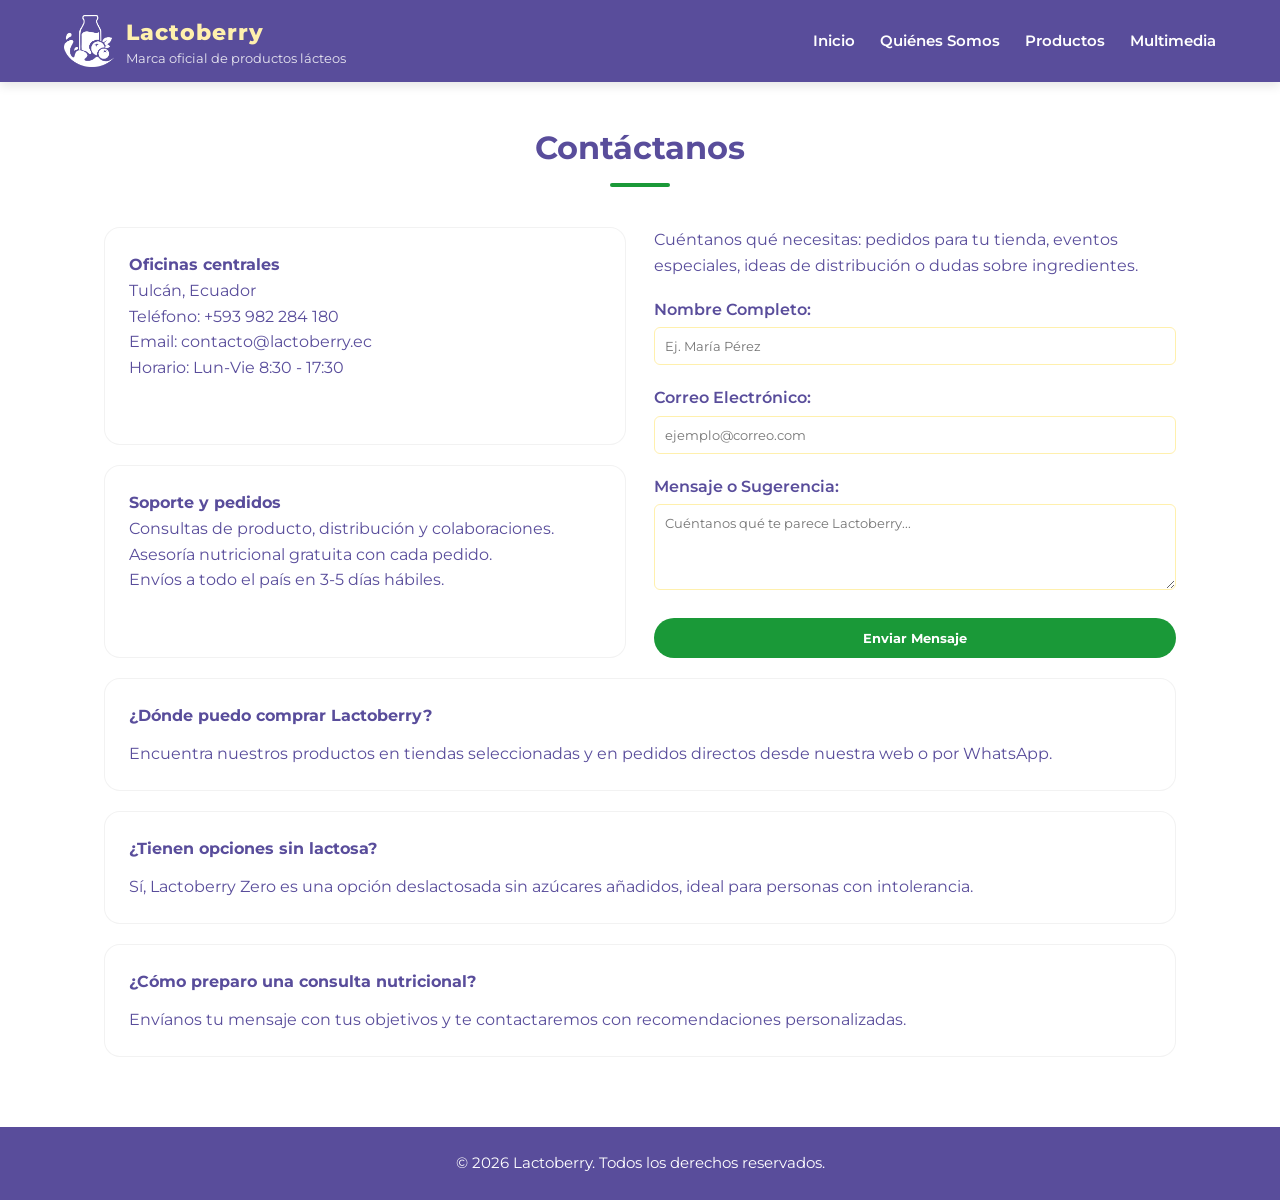
<file: contacto.html>
<!DOCTYPE html>
<html lang="es">
<head>
    <meta charset="UTF-8">
    <meta name="viewport" content="width=device-width, initial-scale=1.0">
    <title>Contacto - Lactoberry</title>
    
    <link rel="preconnect" href="https://fonts.googleapis.com">
    <link rel="preconnect" href="https://fonts.gstatic.com" crossorigin>
    <link href="https://fonts.googleapis.com/css2?family=Montserrat:ital,wght@0,100..900;1,100..900&display=swap" rel="stylesheet">
    
    <link rel="stylesheet" href="variables.css">
    <link rel="stylesheet" href="style.css">
</head>
<body>

    <header>
        <div class="header-container">
            <div class="logo-area">
                <a href="index.html" class="brand-link">
                    <img src="img/logo_definitivo.png" alt="Lactoberry logo" class="logo-image">
                    <div class="brand-text">
                        <span class="logo-lactoberry">Lactoberry</span>
                        <span class="slogan">Marca oficial de productos lácteos</span>
                    </div>
                </a>
            </div>
            <nav>
                <ul>
                    <li><a href="index.html">Inicio</a></li>
                    <li><a href="quienes.html">Quiénes Somos</a></li>
                    <li><a href="productos.html">Productos</a></li>
                    <li><a href="contenido_multimedia.html">Multimedia</a></li>
                </ul>
            </nav>
        </div>
    </header>

    <section class="contact-main" style="padding-top:40px;">
        <h2 class="section-title">Contáctanos</h2>
        <div class="contact-grid">
            <div class="contact-details">
                <div class="detail-card">
                    <h4>Oficinas centrales</h4>
                    <p>Tulcán, Ecuador</p>
                    <p>Teléfono: +593 982 284 180</p>
                    <p>Email: contacto@lactoberry.ec</p>
                    <p>Horario: Lun-Vie 8:30 - 17:30</p>
                </div>
                <div class="detail-card">
                    <h4>Soporte y pedidos</h4>
                    <p>Consultas de producto, distribución y colaboraciones.</p>
                    <p>Asesoría nutricional gratuita con cada pedido.</p>
                    <p>Envíos a todo el país en 3-5 días hábiles.</p>
                </div>
            </div>
            <div class="contact-form-wrapper">
                <p>Cuéntanos qué necesitas: pedidos para tu tienda, eventos especiales, ideas de distribución o dudas sobre ingredientes.</p>
                <form id="contactForm">
                    <div class="form-group">
                        <label for="name">Nombre Completo:</label>
                        <input type="text" id="name" required placeholder="Ej. María Pérez">
                    </div>
                    <div class="form-group">
                        <label for="email">Correo Electrónico:</label>
                        <input type="email" id="email" required placeholder="ejemplo@correo.com">
                    </div>
                    <div class="form-group">
                        <label for="message">Mensaje o Sugerencia:</label>
                        <textarea id="message" rows="4" required placeholder="Cuéntanos qué te parece Lactoberry..."></textarea>
                    </div>
                    <button type="submit" class="btn-cta button-submit">Enviar Mensaje</button>
                </form>
            </div>
        </div>
        <div class="faq-grid">
            <div class="faq-item">
                <h4>¿Dónde puedo comprar Lactoberry?</h4>
                <p>Encuentra nuestros productos en tiendas seleccionadas y en pedidos directos desde nuestra web o por WhatsApp.</p>
            </div>
            <div class="faq-item">
                <h4>¿Tienen opciones sin lactosa?</h4>
                <p>Sí, Lactoberry Zero es una opción deslactosada sin azúcares añadidos, ideal para personas con intolerancia.</p>
            </div>
            <div class="faq-item">
                <h4>¿Cómo preparo una consulta nutricional?</h4>
                <p>Envíanos tu mensaje con tus objetivos y te contactaremos con recomendaciones personalizadas.</p>
            </div>
        </div>
    </section>

    <footer>
        <p>&copy; 2026 Lactoberry. Todos los derechos reservados.</p>
    </footer>

    <script src="script.js"></script>
</body>
</html>
</file>
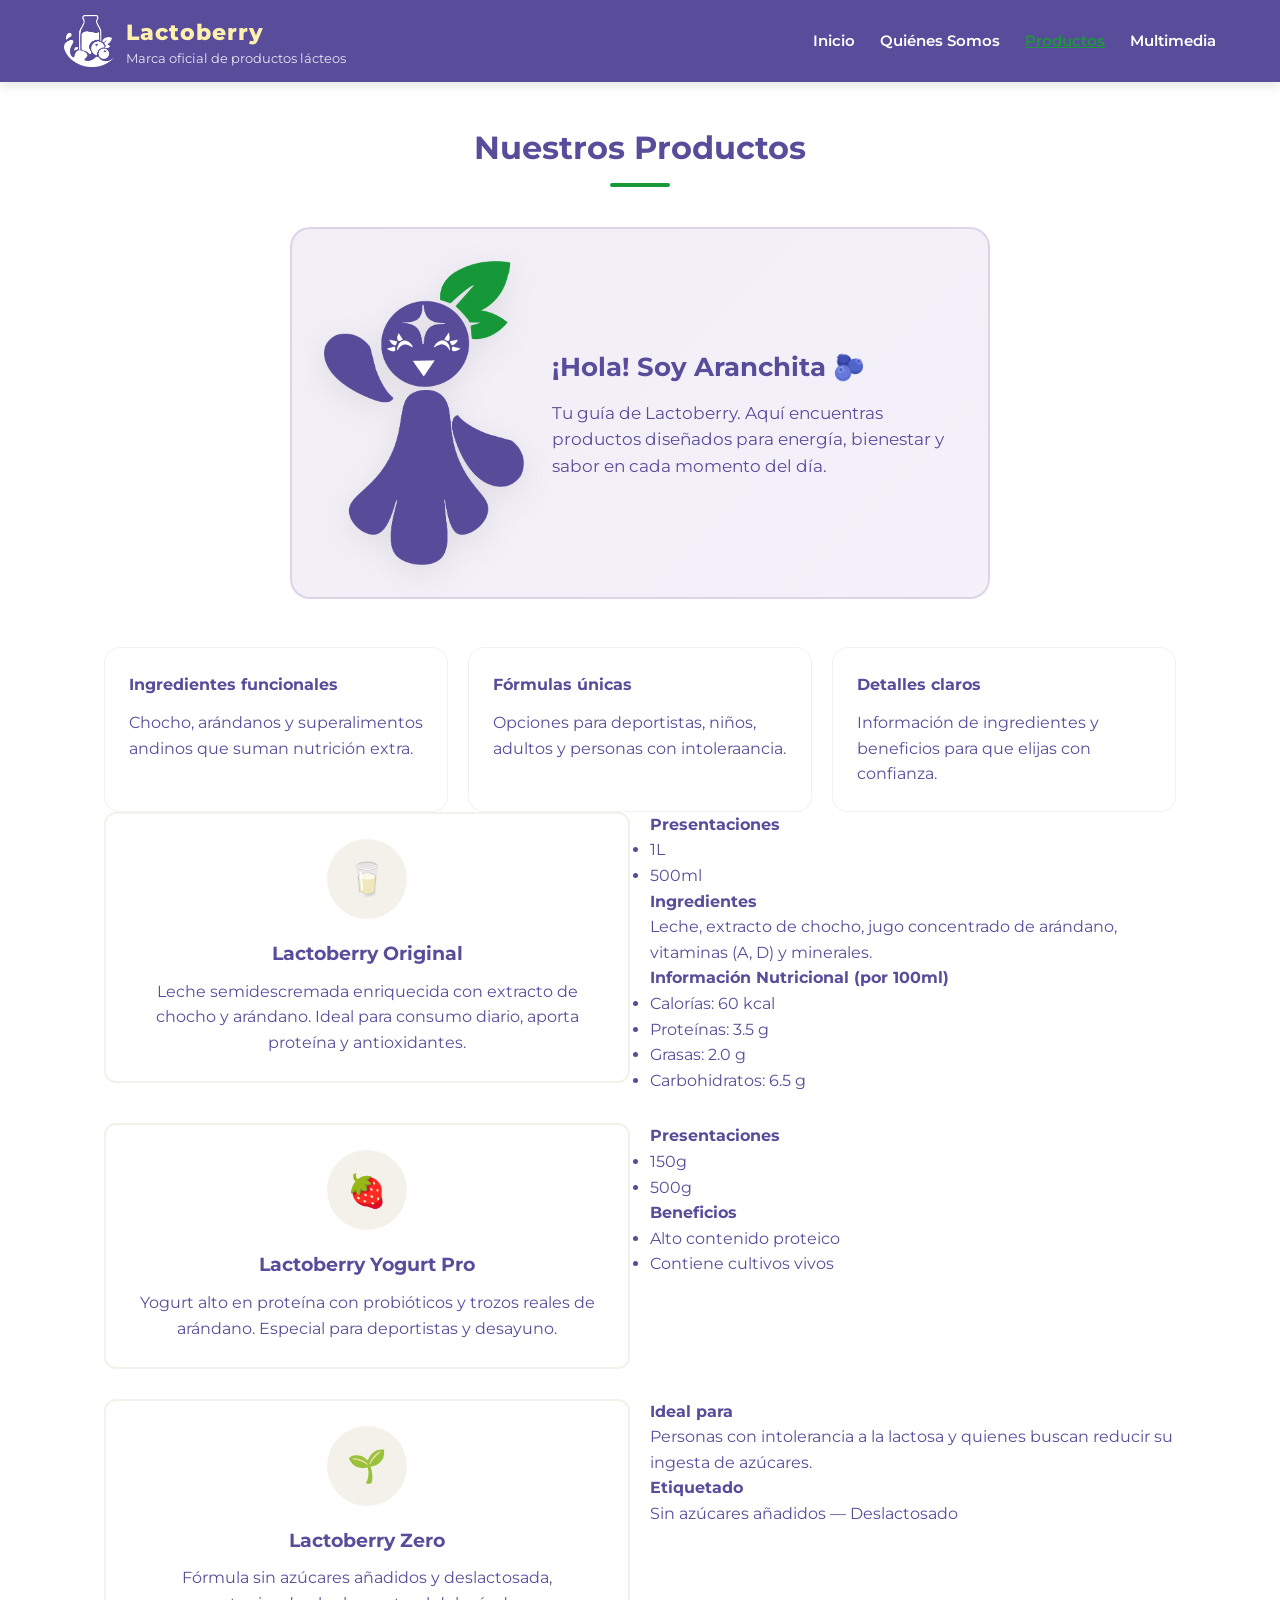
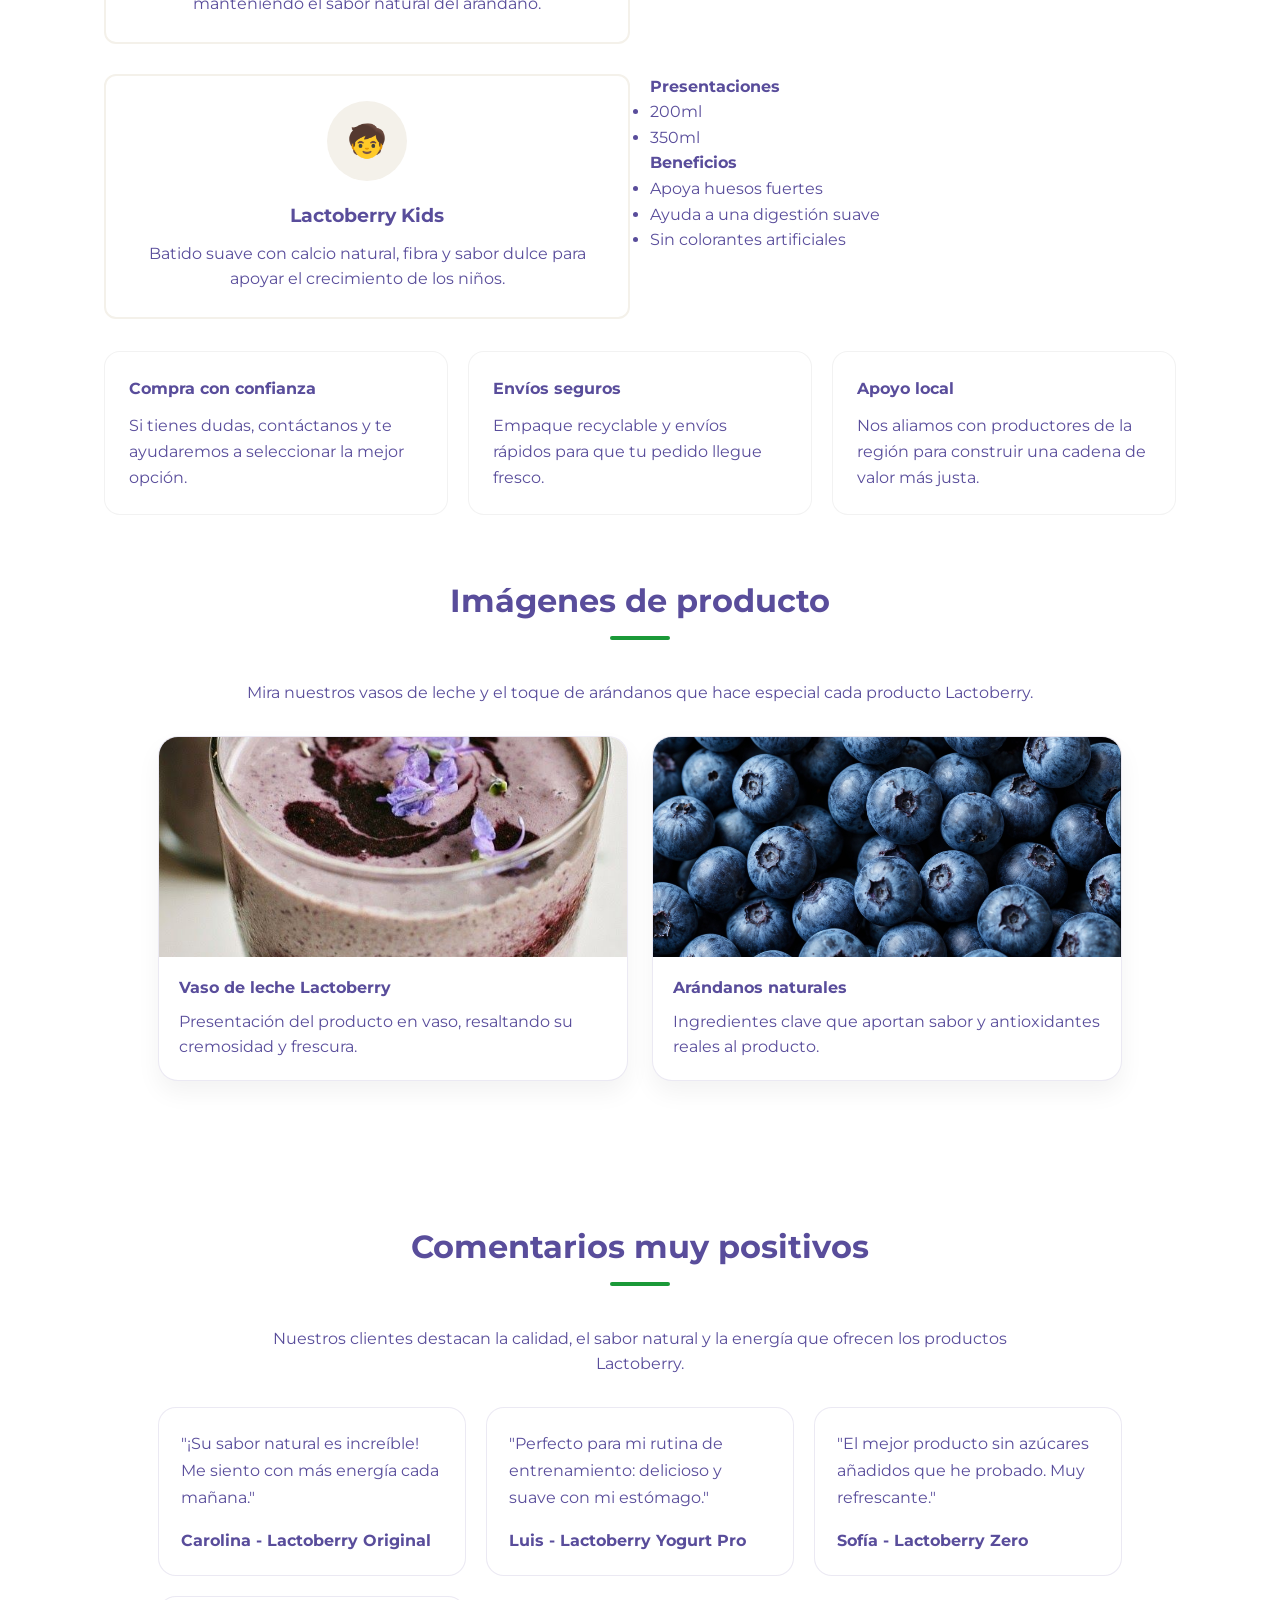
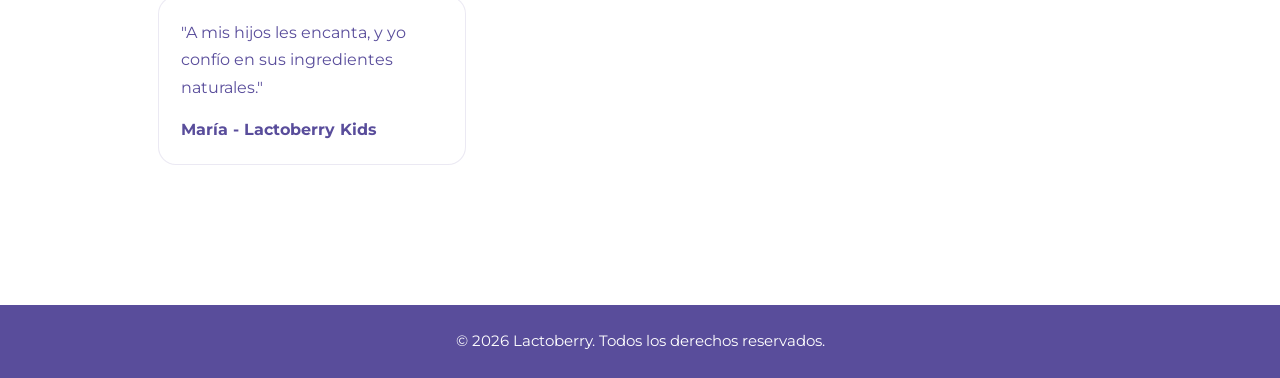
<file: productos.html>
<!DOCTYPE html>
<html lang="es">
<head>
    <meta charset="UTF-8">
    <meta name="viewport" content="width=device-width, initial-scale=1.0">
    <title>Productos - Lactoberry</title>
    
    <link rel="preconnect" href="https://fonts.googleapis.com">
    <link rel="preconnect" href="https://fonts.gstatic.com" crossorigin>
    <link href="https://fonts.googleapis.com/css2?family=Montserrat:ital,wght@0,100..900;1,100..900&display=swap" rel="stylesheet">
    
    <link rel="stylesheet" href="variables.css">
    <link rel="stylesheet" href="style.css">
</head>
<body>

    <header>
        <div class="header-container">
            <div class="logo-area">
                <a href="index.html" class="brand-link">
                    <img src="img/logo_definitivo.png" alt="Lactoberry logo" class="logo-image">
                    <div class="brand-text">
                        <span class="logo-lactoberry">Lactoberry</span>
                        <span class="slogan">Marca oficial de productos lácteos</span>
                    </div>
                </a>
            </div>
            <nav>
                <ul>
                    <li><a href="index.html">Inicio</a></li>
                    <li><a href="quienes.html">Quiénes Somos</a></li>
                    <li><a href="productos.html">Productos</a></li>
                    <li><a href="contenido_multimedia.html">Multimedia</a></li>
                </ul>
            </nav>
        </div>
    </header>

    <section style="padding-top:40px;">
        <h2 class="section-title">Nuestros Productos</h2>
        
        <div class="products-intro">
            <div class="mascot-section">
                <img src="img/aranchita2_mascota.png" alt="Aranchita mascota" class="mascot-image">
                <div class="mascot-text">
                    <h3>¡Hola! Soy Aranchita 🫐</h3>
                    <p>Tu guía de Lactoberry. Aquí encuentras productos diseñados para energía, bienestar y sabor en cada momento del día.</p>
                </div>
            </div>
        </div>

        <div class="product-benefits">
            <div class="benefit-card">
                <h4>Ingredientes funcionales</h4>
                <p>Chocho, arándanos y superalimentos andinos que suman nutrición extra.</p>
            </div>
            <div class="benefit-card">
                <h4>Fórmulas únicas</h4>
                <p>Opciones para deportistas, niños, adultos y personas con intoleraancia.</p>
            </div>
            <div class="benefit-card">
                <h4>Detalles claros</h4>
                <p>Información de ingredientes y beneficios para que elijas con confianza.</p>
            </div>
        </div>

        <div id="original" class="product-details">
            <div class="product-card">
                <div class="product-icon">🥛</div>
                <h3>Lactoberry Original</h3>
                <p>Leche semidescremada enriquecida con extracto de chocho y arándano. Ideal para consumo diario, aporta proteína y antioxidantes.</p>
            </div>
            <div class="product-info">
                <h4>Presentaciones</h4>
                <ul>
                    <li>1L</li>
                    <li>500ml</li>
                </ul>
                <h4>Ingredientes</h4>
                <p>Leche, extracto de chocho, jugo concentrado de arándano, vitaminas (A, D) y minerales.</p>
                <h4>Información Nutricional (por 100ml)</h4>
                <ul>
                    <li>Calorías: 60 kcal</li>
                    <li>Proteínas: 3.5 g</li>
                    <li>Grasas: 2.0 g</li>
                    <li>Carbohidratos: 6.5 g</li>
                </ul>
            </div>
        </div>

        <div id="yogurt" class="product-details">
            <div class="product-card">
                <div class="product-icon">🍓</div>
                <h3>Lactoberry Yogurt Pro</h3>
                <p>Yogurt alto en proteína con probióticos y trozos reales de arándano. Especial para deportistas y desayuno.</p>
            </div>
            <div class="product-info">
                <h4>Presentaciones</h4>
                <ul>
                    <li>150g</li>
                    <li>500g</li>
                </ul>
                <h4>Beneficios</h4>
                <ul>
                    <li>Alto contenido proteico</li>
                    <li>Contiene cultivos vivos</li>
                </ul>
            </div>
        </div>

        <div id="zero" class="product-details">
            <div class="product-card">
                <div class="product-icon">🌱</div>
                <h3>Lactoberry Zero</h3>
                <p>Fórmula sin azúcares añadidos y deslactosada, manteniendo el sabor natural del arándano.</p>
            </div>
            <div class="product-info">
                <h4>Ideal para</h4>
                <p>Personas con intolerancia a la lactosa y quienes buscan reducir su ingesta de azúcares.</p>
                <h4>Etiquetado</h4>
                <p>Sin azúcares añadidos — Deslactosado</p>
            </div>
        </div>

        <div id="kids" class="product-details">
            <div class="product-card">
                <div class="product-icon">🧒</div>
                <h3>Lactoberry Kids</h3>
                <p>Batido suave con calcio natural, fibra y sabor dulce para apoyar el crecimiento de los niños.</p>
            </div>
            <div class="product-info">
                <h4>Presentaciones</h4>
                <ul>
                    <li>200ml</li>
                    <li>350ml</li>
                </ul>
                <h4>Beneficios</h4>
                <ul>
                    <li>Apoya huesos fuertes</li>
                    <li>Ayuda a una digestión suave</li>
                    <li>Sin colorantes artificiales</li>
                </ul>
            </div>
        </div>

        <div class="product-benefits">
            <div class="benefit-card">
                <h4>Compra con confianza</h4>
                <p>Si tienes dudas, contáctanos y te ayudaremos a seleccionar la mejor opción.</p>
            </div>
            <div class="benefit-card">
                <h4>Envíos seguros</h4>
                <p>Empaque recyclable y envíos rápidos para que tu pedido llegue fresco.</p>
            </div>
            <div class="benefit-card">
                <h4>Apoyo local</h4>
                <p>Nos aliamos con productores de la región para construir una cadena de valor más justa.</p>
            </div>
        </div>

        <section class="product-media-section">
            <h2 class="section-title">Imágenes de producto</h2>
            <p style="text-align:center;max-width:820px;margin:0 auto 30px;">Mira nuestros vasos de leche y el toque de arándanos que hace especial cada producto Lactoberry.</p>
            <div class="product-media-grid">
                <div class="media-card">
                    <img src="img/WhatsApp Image 2026-06-01 at 15.18.08.jpeg" alt="Vaso de leche Lactoberry Original">
                    <h4>Vaso de leche Lactoberry</h4>
                    <p>Presentación del producto en vaso, resaltando su cremosidad y frescura.</p>
                </div>
                <div class="media-card">
                    <img src="img/blueberries-fruit-background.jpg" alt="Arándanos Lactoberry">
                    <h4>Arándanos naturales</h4>
                    <p>Ingredientes clave que aportan sabor y antioxidantes reales al producto.</p>
                </div>
            </div>
        </section>

        <section class="product-reviews">
            <h2 class="section-title">Comentarios muy positivos</h2>
            <p style="text-align:center;max-width:820px;margin:0 auto 30px;">Nuestros clientes destacan la calidad, el sabor natural y la energía que ofrecen los productos Lactoberry.</p>
            <div id="reviewsList" class="reviews-grid"></div>
        </section>

    </section>

    <footer>
        <p>&copy; 2026 Lactoberry. Todos los derechos reservados.</p>
    </footer>

    <script src="script.js"></script>
</body>
</html>
</file>
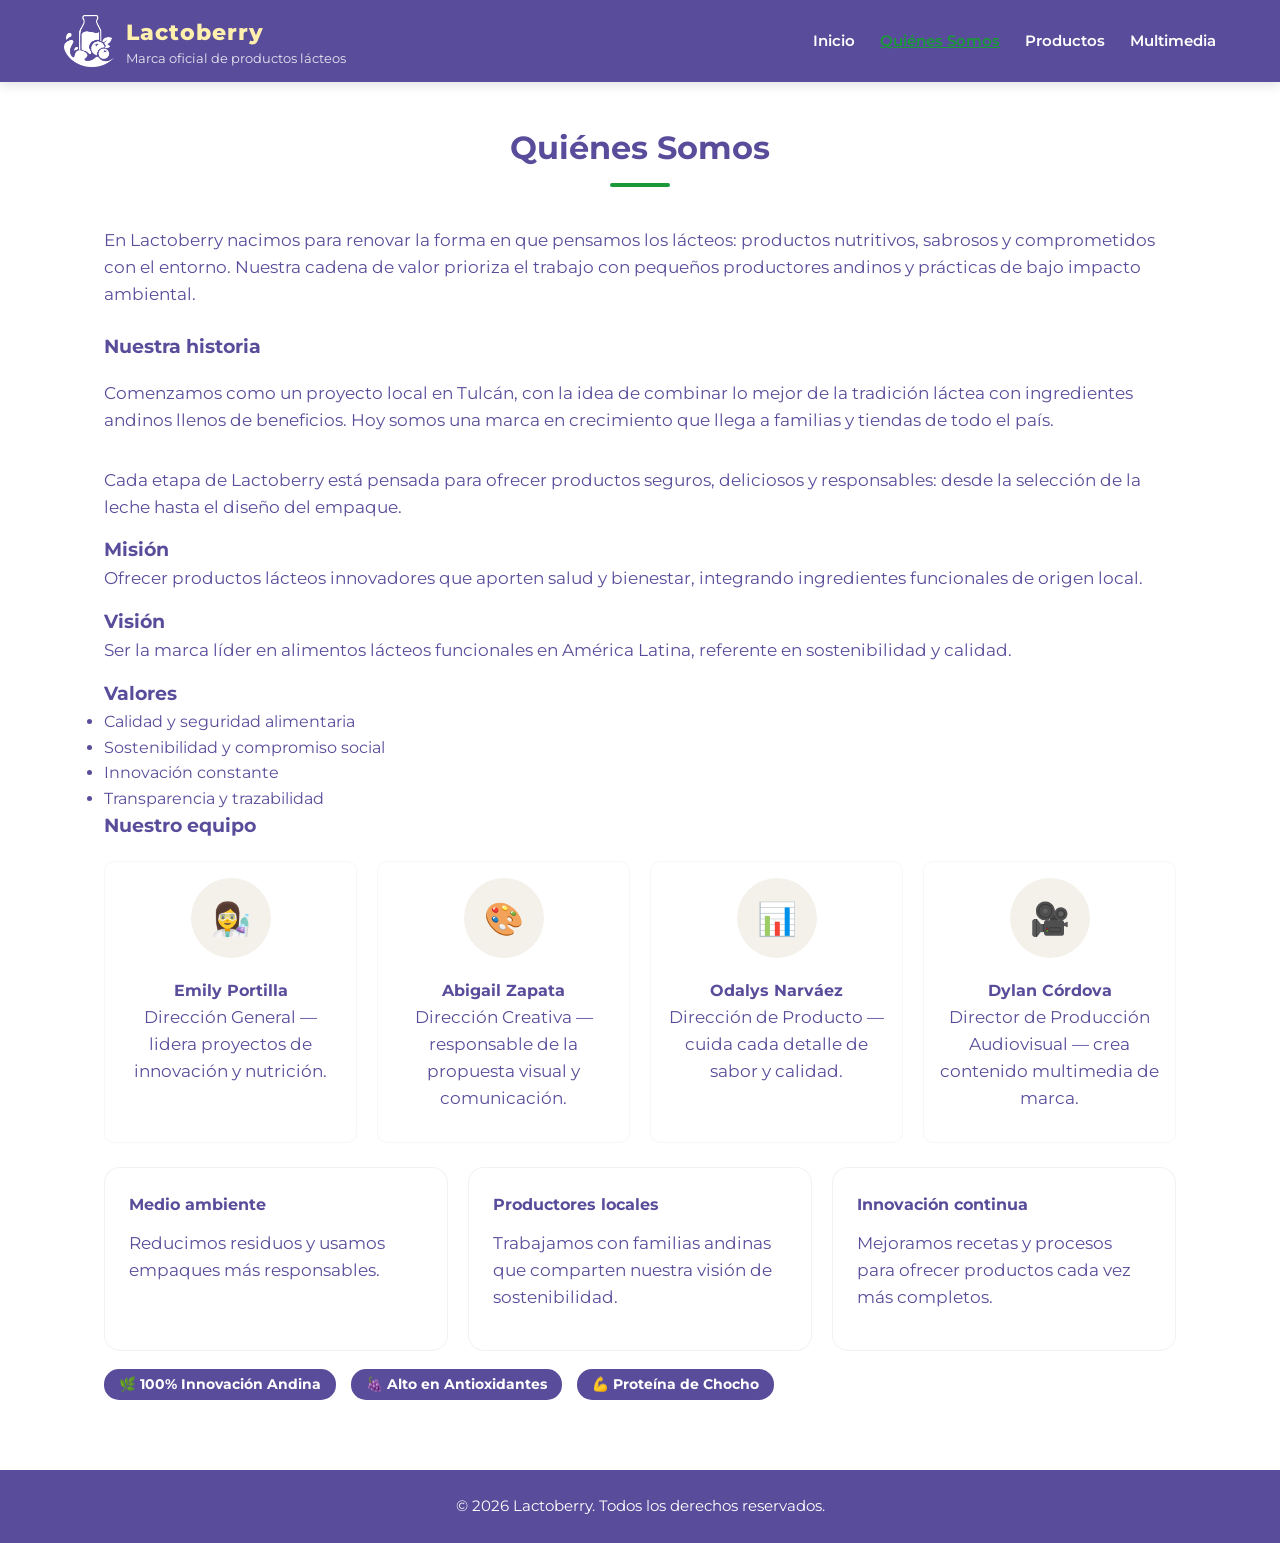
<file: quienes.html>
<!DOCTYPE html>
<html lang="es">
<head>
    <meta charset="UTF-8">
    <meta name="viewport" content="width=device-width, initial-scale=1.0">
    <title>Quiénes Somos - Lactoberry</title>
    
    <link rel="preconnect" href="https://fonts.googleapis.com">
    <link rel="preconnect" href="https://fonts.gstatic.com" crossorigin>
    <link href="https://fonts.googleapis.com/css2?family=Montserrat:ital,wght@0,100..900;1,100..900&display=swap" rel="stylesheet">
    
    <link rel="stylesheet" href="variables.css">
    <link rel="stylesheet" href="style.css">
</head>
<body>

    <header>
        <div class="header-container">
            <div class="logo-area">
                <a href="index.html" class="brand-link">
                    <img src="img/logo_definitivo.png" alt="Lactoberry logo" class="logo-image">
                    <div class="brand-text">
                        <span class="logo-lactoberry">Lactoberry</span>
                        <span class="slogan">Marca oficial de productos lácteos</span>
                    </div>
                </a>
            </div>
            <nav>
                <ul>
                    <li><a href="index.html">Inicio</a></li>
                    <li><a href="quienes.html">Quiénes Somos</a></li>
                    <li><a href="productos.html">Productos</a></li>
                    <li><a href="contenido_multimedia.html">Multimedia</a></li>
                </ul>
            </nav>
        </div>
    </header>

    <section style="padding-top:40px;">
        <div class="info-box">
            <h2 class="section-title">Quiénes Somos</h2>
            <p>En Lactoberry nacimos para renovar la forma en que pensamos los lácteos: productos nutritivos, sabrosos y comprometidos con el entorno. Nuestra cadena de valor prioriza el trabajo con pequeños productores andinos y prácticas de bajo impacto ambiental.</p>

            <div class="company-story">
                <h3>Nuestra historia</h3>
                <p>Comenzamos como un proyecto local en Tulcán, con la idea de combinar lo mejor de la tradición láctea con ingredientes andinos llenos de beneficios. Hoy somos una marca en crecimiento que llega a familias y tiendas de todo el país.</p>
                <p>Cada etapa de Lactoberry está pensada para ofrecer productos seguros, deliciosos y responsables: desde la selección de la leche hasta el diseño del empaque.</p>
            </div>

            <h3>Misión</h3>
            <p>Ofrecer productos lácteos innovadores que aporten salud y bienestar, integrando ingredientes funcionales de origen local.</p>

            <h3>Visión</h3>
            <p>Ser la marca líder en alimentos lácteos funcionales en América Latina, referente en sostenibilidad y calidad.</p>

            <h3>Valores</h3>
            <ul>
                <li>Calidad y seguridad alimentaria</li>
                <li>Sostenibilidad y compromiso social</li>
                <li>Innovación constante</li>
                <li>Transparencia y trazabilidad</li>
            </ul>

            <h3>Nuestro equipo</h3>
            <div class="team-grid">
                <div class="team-member">
                    <div class="product-icon">👩‍🔬</div>
                    <h4>Emily Portilla</h4>
                    <p>Dirección General — lidera proyectos de innovación y nutrición.</p>
                </div>
                <div class="team-member">
                    <div class="product-icon">🎨</div>
                    <h4>Abigail Zapata</h4>
                    <p>Dirección Creativa — responsable de la propuesta visual y comunicación.</p>
                </div>
                <div class="team-member">
                    <div class="product-icon">📊</div>
                    <h4>Odalys Narváez</h4>
                    <p>Dirección de Producto — cuida cada detalle de sabor y calidad.</p>
                </div>
                <div class="team-member">
                    <div class="product-icon">🎥</div>
                    <h4>Dylan Córdova</h4>
                    <p>Director de Producción Audiovisual — crea contenido multimedia de marca.</p>
                </div>
            </div>

            <div class="responsibility-grid">
                <div class="resp-card">
                    <h4>Medio ambiente</h4>
                    <p>Reducimos residuos y usamos empaques más responsables.</p>
                </div>
                <div class="resp-card">
                    <h4>Productores locales</h4>
                    <p>Trabajamos con familias andinas que comparten nuestra visión de sostenibilidad.</p>
                </div>
                <div class="resp-card">
                    <h4>Innovación continua</h4>
                    <p>Mejoramos recetas y procesos para ofrecer productos cada vez más completos.</p>
                </div>
            </div>

            <div class="badge-container" style="margin-top:18px;">
                <span class="badge">🌿 100% Innovación Andina</span>
                <span class="badge">🍇 Alto en Antioxidantes</span>
                <span class="badge">💪 Proteína de Chocho</span>
            </div>
        </div>
    </section>

    <footer>
        <p>&copy; 2026 Lactoberry. Todos los derechos reservados.</p>
    </footer>

    <script src="script.js"></script>
</body>
</html>
</file>
<file: variables.css>
:root {
    --morado-principal: #594D9B;
    --morado-claro: #594D9B;
    --beige-oscuro: #fff0ad;
    --beige-fondo: #F4F1EA;
    --blanco: #FFFFFF;
    --verde-acento: #1a9938;
    --gris-oscuro: #594D9B;
}
</file>
<file: style.css>
* {
    margin: 0;
    padding: 0;
    box-sizing: border-box;
    font-family: 'Montserrat', sans-serif;
}

body {
    background-color: var(--blanco);
    color: var(--gris-oscuro);
    line-height: 1.6;
}

/* --- HEADER Y NAVEGACIÓN --- */
header {
    background-color: var(--gris-oscuro);
    color: var(--blanco);
    padding: 15px 5%;
    position: sticky;
    top: 0;
    z-index: 1000;
    box-shadow: 0 4px 10px rgba(0,0,0,0.1);
}

.header-container {
    display: flex;
    justify-content: space-between;
    align-items: center;
    max-width: 1200px;
    margin: 0 auto;
}

.logo-area {
    display: flex;
    flex-direction: column;
}

.logo-area {
    display: flex;
    align-items: center;
    gap: 14px;
}

.brand-link {
    display: flex;
    align-items: center;
    gap: 12px;
    text-decoration: none;
}

.logo-image {
    width: 50px;
    height: auto;
    display: block;
}

.brand-text {
    display: flex;
    flex-direction: column;
}

.logo-lactoberry {
    font-size: 1.4rem;
    font-weight: 800;
    letter-spacing: 1px;
    color: var(--beige-oscuro);
}

.slogan {
    font-size: 0.82rem;
    color: var(--blanco);
    opacity: 0.85;
    line-height: 1.2;
}

nav ul {
    display: flex;
    list-style: none;
    gap: 25px;
}

nav a {
    color: var(--blanco);
    text-decoration: none;
    font-size: 0.95rem;
    font-weight: 600;
    transition: color 0.3s;
}

nav a:hover {
    color: var(--beige-oscuro);
}

/* Enlace activo */
nav a.active {
    color: var(--verde-acento);
    text-decoration: underline;
}

/* --- SECCIÓN HERO --- */
.hero {
    background: linear-gradient(180deg, rgba(0,0,0,0.48), rgba(0,0,0,0.48)), url('img/blueberries-fruit-background.jpg');
    background-size: cover;
    background-position: center center;
    background-repeat: no-repeat;
    display: flex;
    align-items: center;
    justify-content: space-between;
    min-height: 70vh;
    color: var(--blanco);
    padding: 0 5%;
    position: relative;
    overflow: hidden;
    gap: 32px;
}

.hero::before {
    content: '';
    position: absolute;
    inset: 0;
    background: linear-gradient(90deg, rgba(0,0,0,0.72) 0%, rgba(0,0,0,0.35) 35%, rgba(0,0,0,0.72) 100%);
    z-index: 0;
}

.hero::after {
    content: '';
    position: absolute;
    bottom: 0;
    left: 0;
    right: 0;
    height: 20px;
    background: var(--beige-fondo);
    clip-path: polygon(0 100%, 100% 100%, 100% 0);
    z-index: 1;
}

.hero-content {
    max-width: 560px;
    width: 100%;
    z-index: 2;
    text-align: left;
    padding-left: 4%;
}

.hero-right {
    width: 40%;
    max-width: 400px;
    display: flex;
    justify-content: flex-end;
    align-items: center;
    z-index: 2;
}

.hero-logo-simple {
    width: 100%;
    max-width: 360px;
    height: auto;
}

.hero h1 {
    font-size: 3.4rem;
    margin-bottom: 20px;
    color: var(--blanco);
    text-shadow: 0 12px 25px rgba(0,0,0,0.35);
    z-index: 2;
}

.hero p {
    font-size: 1.15rem;
    max-width: 680px;
    margin: 0 auto 30px auto;
    color: rgba(255,255,255,0.95);
    text-shadow: 0 8px 18px rgba(0,0,0,0.25);
    z-index: 2;
}

.hero-actions {
    display: flex;
    flex-wrap: wrap;
    gap: 16px;
    justify-content: flex-start;
    z-index: 2;
}

@media (max-width: 768px) {
    .hero {
        min-height: 60vh;
        flex-wrap: wrap;
        justify-content: center;
    }
    .hero-content {
        width: 100%;
        max-width: 100%;
        padding-left: 0;
        text-align: center;
    }
    .hero-right {
        width: 100%;
        justify-content: center;
        margin-top: 24px;
    }
    .hero-logo-card {
        max-width: 280px;
    }
    .hero h1 {
        font-size: 2.6rem;
    }
    .hero p {
        font-size: 1rem;
    }
}

.btn-cta {
    background-color: var(--verde-acento);
    color: var(--blanco);
    padding: 12px 30px;
    border: none;
    border-radius: 25px;
    font-weight: bold;
    cursor: pointer;
    transition: transform 0.2s, background-color 0.3s;
}

.btn-cta:hover {
    background-color: #2d5e43;
    transform: scale(1.05);
}

/* --- SECCIONES MAQUETACIÓN --- */
section {
    padding: 70px 5%;
    max-width: 1200px;
    margin: 0 auto;
}

.section-title {
    text-align: center;
    font-size: 2rem;
    color: var(--morado-principal);
    margin-bottom: 40px;
    position: relative;
}

.section-title::after {
    content: '';
    display: block;
    width: 60px;
    height: 4px;
    background-color: var(--verde-acento);
    margin: 10px auto 0 auto;
    border-radius: 2px;
}

/* --- SOBRE LACTOBERRY --- */
#nosotros {
    background-color: var(--beige-fondo);
    border-radius: 15px;
    margin-top: 40px;
    margin-bottom: 40px;
}

#nosotros .section-title {
    text-align: center;
}

#nosotros .section-title::after {
    margin: 10px auto 0 auto;
}

.about-content {
    display: flex;
    gap: 40px;
    align-items: center;
}

.about-text {
    flex: 1;
    min-width: 300px;
}

.about-mascot {
    flex: 0 0 auto;
    display: flex;
    justify-content: center;
}

.mascot-about-image {
    max-width: 280px;
    height: auto;
    filter: drop-shadow(0 10px 20px rgba(0,0,0,0.08));
}

@media (max-width: 768px) {
    .about-content {
        flex-direction: column;
        gap: 24px;
    }
    .mascot-about-image {
        max-width: 200px;
    }
}

.info-box p {
    margin-bottom: 15px;
    font-size: 1.05rem;
}

.badge-container {
    display: flex;
    flex-wrap: wrap;
    gap: 15px;
    margin-top: 20px;
}

.badge {
    background-color: var(--morado-principal);
    color: var(--blanco);
    padding: 5px 15px;
    border-radius: 15px;
    font-size: 0.85rem;
    font-weight: bold;
}

/* --- SECCIÓN DE PRODUCTOS --- */
.products-intro {
    display: flex;
    justify-content: center;
    margin-bottom: 48px;
}

.mascot-section {
    display: flex;
    align-items: center;
    gap: 28px;
    background: linear-gradient(135deg, rgba(93, 46, 140, 0.08), rgba(122, 68, 184, 0.08));
    padding: 32px;
    border-radius: 20px;
    border: 2px solid rgba(93, 46, 140, 0.15);
    max-width: 700px;
    width: 100%;
}

.mascot-image {
    width: 200px;
    height: auto;
    flex-shrink: 0;
    filter: drop-shadow(0 8px 16px rgba(0,0,0,0.08));
}

.mascot-text h3 {
    font-size: 1.6rem;
    color: var(--morado-principal);
    margin-bottom: 12px;
}

.mascot-text p {
    font-size: 1.05rem;
    color: var(--gris-oscuro);
    line-height: 1.6;
}

@media (max-width: 768px) {
    .mascot-section {
        flex-direction: column;
        text-align: center;
        gap: 16px;
    }
    .mascot-image {
        width: 140px;
    }
    .mascot-text h3 {
        font-size: 1.4rem;
    }
}

/* --- PRODUCTOS (GRID DINÁMICO) --- */
.products-grid {
    display: grid;
    grid-template-columns: repeat(auto-fit, minmax(280px, 1fr));
    gap: 30px;
}

.product-card {
    background: var(--blanco);
    border: 2px solid var(--beige-fondo);
    border-radius: 12px;
    padding: 25px;
    text-align: center;
    transition: transform 0.3s, box-shadow 0.3s;
}

.product-card:hover {
    transform: translateY(-5px);
    box-shadow: 0 10px 20px rgba(0,0,0,0.05);
    border-color: var(--beige-oscuro);
}

.product-icon {
    width: 80px;
    height: 80px;
    background-color: var(--beige-fondo);
    border-radius: 50%;
    display: flex;
    align-items: center;
    justify-content: center;
    margin: 0 auto 20px auto;
    font-size: 2rem;
}

.product-card h3 {
    color: var(--morado-principal);
    margin-bottom: 10px;
}

/* Equipo */
.team-grid {
    display: grid;
    grid-template-columns: repeat(auto-fit, minmax(200px, 1fr));
    gap: 20px;
    margin-top: 20px;
}
.team-member {
    background: var(--blanco);
    border: 1px solid rgba(0,0,0,0.03);
    padding: 16px;
    border-radius: 10px;
    text-align: center;
}

/* Fichas de producto */
.product-details {
    display: grid;
    grid-template-columns: 1fr 1fr;
    gap: 20px;
    align-items: start;
    margin-bottom: 30px;
}
.product-details .product-card {
    margin: 0;
}
.product-info h4 {
    margin-top: 0;
}

@media (max-width: 800px) {
    .product-details { grid-template-columns: 1fr; }
}

/* --- FORMULARIO DE CONTACTO --- */
.contact-container {
    max-width: 600px;
    margin: 0 auto;
    background: var(--beige-fondo);
    padding: 40px;
    border-radius: 12px;
    border-left: 5px solid var(--morado-principal);
}

.form-group {
    margin-bottom: 20px;
}

.form-group label {
    display: block;
    margin-bottom: 5px;
    font-weight: 600;
}

.form-group input, .form-group textarea {
    width: 100%;
    padding: 10px;
    border: 1px solid var(--beige-oscuro);
    border-radius: 6px;
    background-color: var(--blanco);
}

.form-group input:focus, .form-group textarea:focus {
    outline: none;
    border-color: var(--morado-principal);
}

.button-submit {
    width: 100%;
}

.hero-list {
    display: grid;
    gap: 12px;
    list-style: none;
    margin: 30px 0 0 0;
    padding: 0;
}

.hero-list li {
    position: relative;
    padding-left: 28px;
    color: rgba(255,255,255,0.95);
    font-size: 1rem;
}

.hero-list li::before {
    content: '✓';
    position: absolute;
    left: 0;
    top: 0;
    color: var(--beige-oscuro);
    font-weight: 700;
}

.features-grid {
    display: grid;
    grid-template-columns: repeat(auto-fit, minmax(220px, 1fr));
    gap: 20px;
    margin-top: 26px;
}

.feature {
    background: var(--beige-fondo);
    border-radius: 14px;
    padding: 18px;
    border: 1px solid rgba(89,77,155,0.12);
}

.feature h4 {
    margin-bottom: 10px;
    color: var(--morado-principal);
}

.highlight-card {
    margin-top: 26px;
    padding: 24px;
    background: var(--blanco);
    border: 1px solid rgba(89,77,155,0.14);
    border-radius: 16px;
}

.contact-grid {
    display: grid;
    grid-template-columns: 1fr 1fr;
    gap: 28px;
    max-width: 1100px;
    margin: 0 auto;
}

.contact-details {
    display: grid;
    gap: 20px;
}

.detail-card,
.highlight-card,
.faq-item,
.benefit-card,
.resp-card {
    background: var(--blanco);
    border-radius: 16px;
    padding: 24px;
    border: 1px solid rgba(0,0,0,0.05);
}

.contact-form-wrapper {
    display: flex;
    flex-direction: column;
    gap: 18px;
}

.faq-grid,
.highlights-grid,
.product-benefits,
.responsibility-grid {
    display: grid;
    gap: 20px;
    margin-top: 20px;
}

.faq-item h4,
.benefit-card h4,
.resp-card h4 {
    margin-bottom: 12px;
    color: var(--morado-principal);
}

.highlights-grid {
    grid-template-columns: repeat(auto-fit, minmax(220px, 1fr));
}

.product-benefits {
    grid-template-columns: repeat(auto-fit, minmax(220px, 1fr));
    margin-top: 32px;
}

.product-media-section {
    margin-top: 40px;
    padding-top: 20px;
}

.product-media-grid {
    display: grid;
    gap: 24px;
    grid-template-columns: repeat(auto-fit, minmax(260px, 1fr));
}

.product-media-grid .media-card {
    background: var(--blanco);
    border: 1px solid rgba(89,77,155,0.12);
    border-radius: 20px;
    overflow: hidden;
    box-shadow: 0 12px 24px rgba(0,0,0,0.05);
}

.product-media-grid .media-card img {
    width: 100%;
    height: 220px;
    object-fit: cover;
    display: block;
}

.product-media-grid .media-card h4 {
    padding: 18px 20px 8px;
    margin: 0;
    color: var(--morado-principal);
}

.product-media-grid .media-card p {
    padding: 0 20px 20px;
    margin: 0;
    color: var(--gris-oscuro);
    line-height: 1.6;
}

footer {
    background-color: var(--morado-principal);
    color: var(--blanco);
    text-align: center;
    padding: 24px 20px;
    font-size: 0.95rem;
    border-top: none;
}

.product-showcase {
    display: grid;
    grid-template-columns: repeat(auto-fit, minmax(240px, 1fr));
    gap: 24px;
    margin-top: 30px;
}

.showcase-card {
    background: var(--blanco);
    border: 1px solid rgba(89,77,155,0.12);
    border-radius: 24px;
    overflow: hidden;
    transition: transform 0.35s ease, box-shadow 0.35s ease;
    opacity: 0;
    transform: translateY(24px);
}

.showcase-card.visible {
    opacity: 1;
    transform: translateY(0);
}

.showcase-card:hover {
    transform: translateY(-8px);
    box-shadow: 0 18px 35px rgba(89,77,155,0.18);
}

.showcase-card img {
    width: 100%;
    height: 250px;
    object-fit: cover;
    display: block;
}

.showcase-info {
    padding: 22px 20px 24px;
}

.showcase-info h4 {
    margin-bottom: 12px;
    color: var(--morado-principal);
}

.showcase-info p {
    margin-bottom: 14px;
    color: var(--gris-oscuro);
    line-height: 1.6;
}

.showcase-info span {
    display: inline-block;
    color: var(--verde-acento);
    font-weight: 700;
}

.reviews-grid {
    display: grid;
    grid-template-columns: repeat(auto-fit, minmax(240px, 1fr));
    gap: 20px;
    margin-top: 20px;
}

.review-card {
    background: var(--blanco);
    border: 1px solid rgba(89,77,155,0.12);
    border-radius: 18px;
    padding: 22px;
    opacity: 0;
    transform: translateY(24px);
    transition: transform 0.35s ease, opacity 0.35s ease;
}

.review-card.visible {
    opacity: 1;
    transform: translateY(0);
}

.review-card p {
    font-size: 1rem;
    line-height: 1.7;
    margin-bottom: 16px;
}

.review-card span {
    color: var(--morado-principal);
    font-weight: 700;
}

.company-story {
    display: grid;
    gap: 18px;
    margin-top: 24px;
}

.responsibility-grid {
    grid-template-columns: repeat(auto-fit, minmax(220px, 1fr));
    margin-top: 24px;
}

.gallery-grid {
    display: grid;
    grid-template-columns: repeat(auto-fit, minmax(220px, 1fr));
    gap: 24px;
    margin-top: 24px;
}

.media-card {
    background: var(--blanco);
    border: 1px solid rgba(0,0,0,0.05);
    border-radius: 16px;
    overflow: hidden;
    box-shadow: 0 8px 20px rgba(0,0,0,0.05);
}

.media-card img {
    width: 100%;
    display: block;
    object-fit: cover;
    height: 220px;
}

.media-card h4 {
    margin: 18px 20px 8px;
    color: var(--morado-principal);
}

.media-card p {
    margin: 0 20px 20px;
    color: var(--gris-oscuro);
    line-height: 1.6;
}

.media-video {
    max-width: 880px;
    margin: 30px auto 0 auto;
    border-radius: 18px;
    padding: 20px;
    background: var(--blanco);
    border: 1px solid rgba(0,0,0,0.05);
    box-shadow: 0 10px 30px rgba(0,0,0,0.08);
}

.media-visuals {
    display: flex;
    gap: 20px;
    justify-content: center;
    align-items: flex-start;
    flex-wrap: wrap;
}

.media-video-block,
.media-poster-block {
    flex: 1 1 280px;
    max-width: 320px;
}

.media-video-block video {
    width: 100%;
    aspect-ratio: 9 / 16;
    max-height: 520px;
    border-radius: 18px;
    object-fit: cover;
    display: block;
    background: #000;
}

.media-poster-block img {
    width: 100%;
    border-radius: 18px;
    display: block;
    object-fit: cover;
}

.media-video p {
    padding: 18px 0 0 0;
    margin: 0 auto;
    max-width: 720px;
    color: var(--gris-oscuro);
    text-align: center;
}

@media (max-width: 860px) {
    .media-visuals {
        flex-direction: column;
        align-items: center;
    }

    .media-video-block,
    .media-poster-block {
        max-width: 100%;
    }
}
    color: var(--blanco);
    text-align: center;
    padding: 20px;
    font-size: 0.9rem;
    border-top: 4px solid var(--verde-acento);
}
</file>
